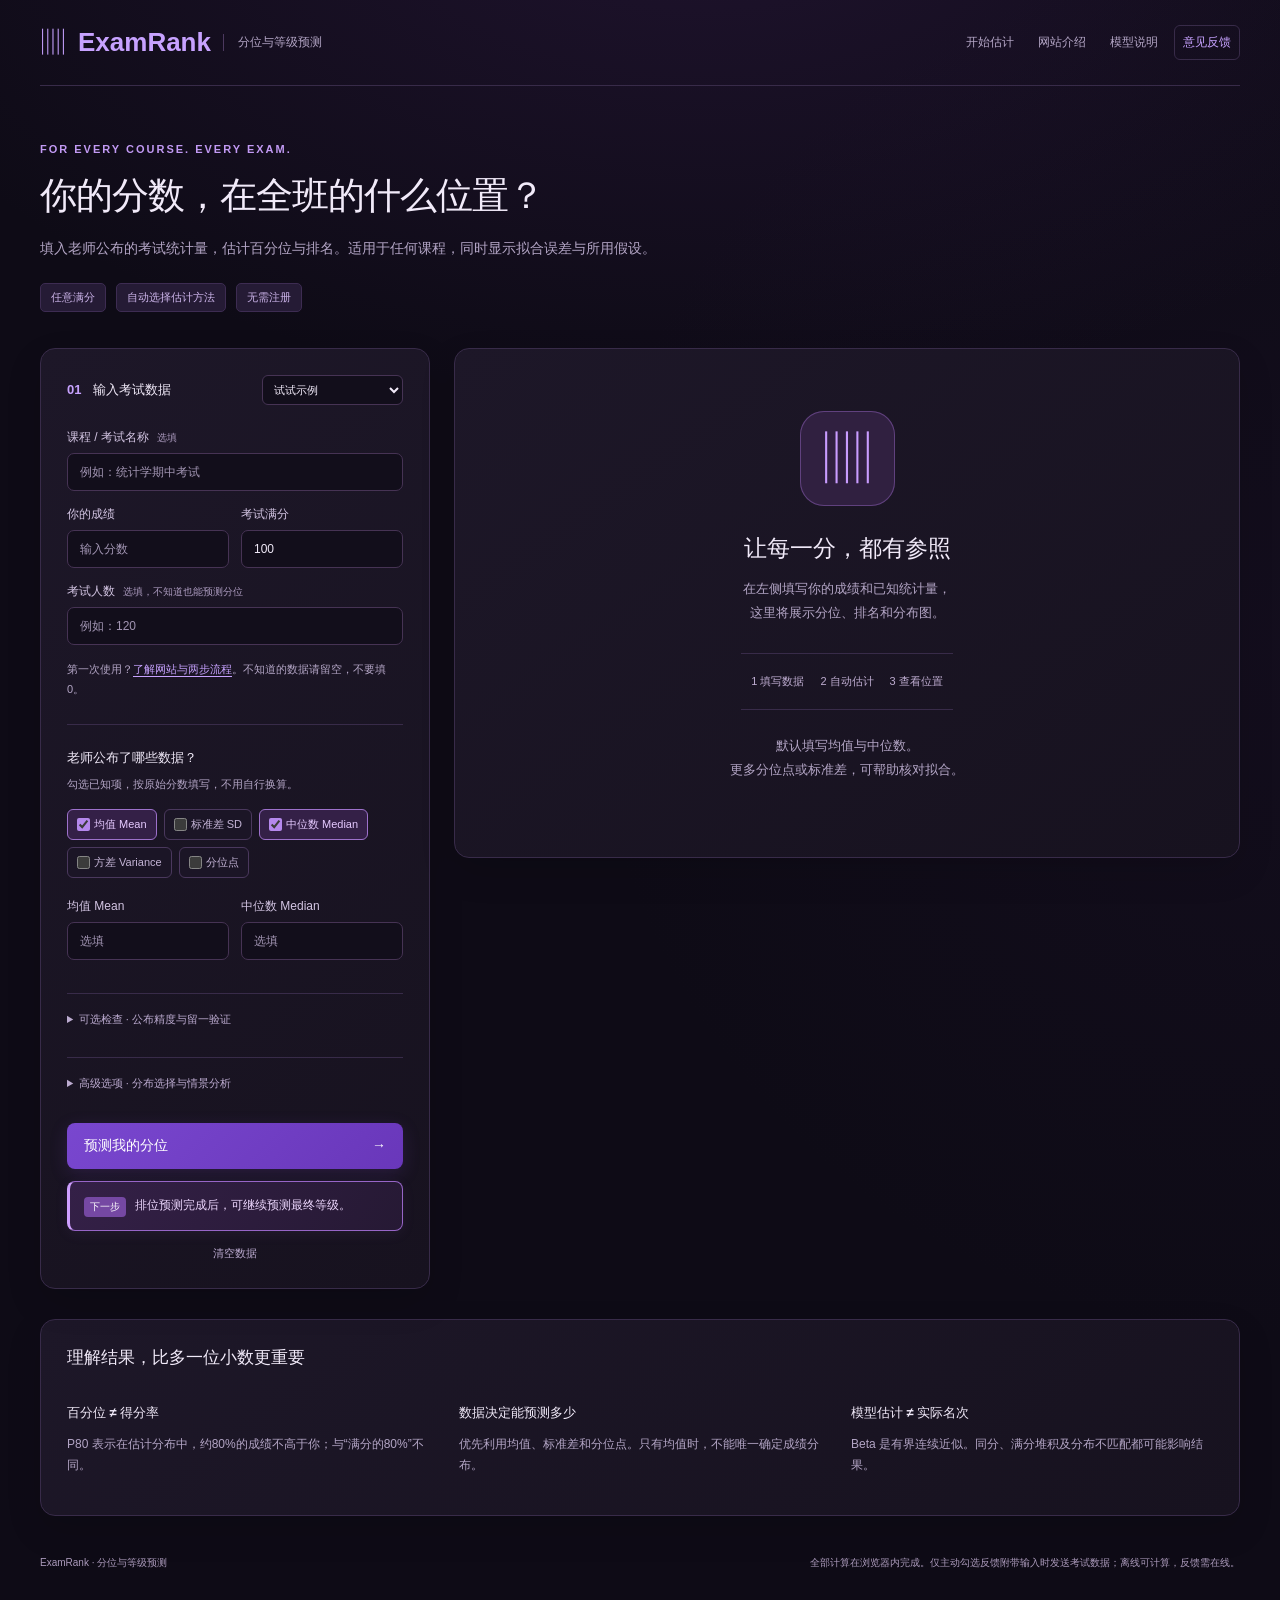
<file: index.html>
<!doctype html><html lang="zh-CN"><head><meta charset="utf-8"><meta name="viewport" content="width=device-width,initial-scale=1"><meta http-equiv="refresh" content="0;url=examrank.html"><title>ExamRank</title></head><body><p><a href="examrank.html">打开 ExamRank · 分位与等级预测</a></p><script>location.replace('examrank.html'+location.hash);</script></body></html>
</file>
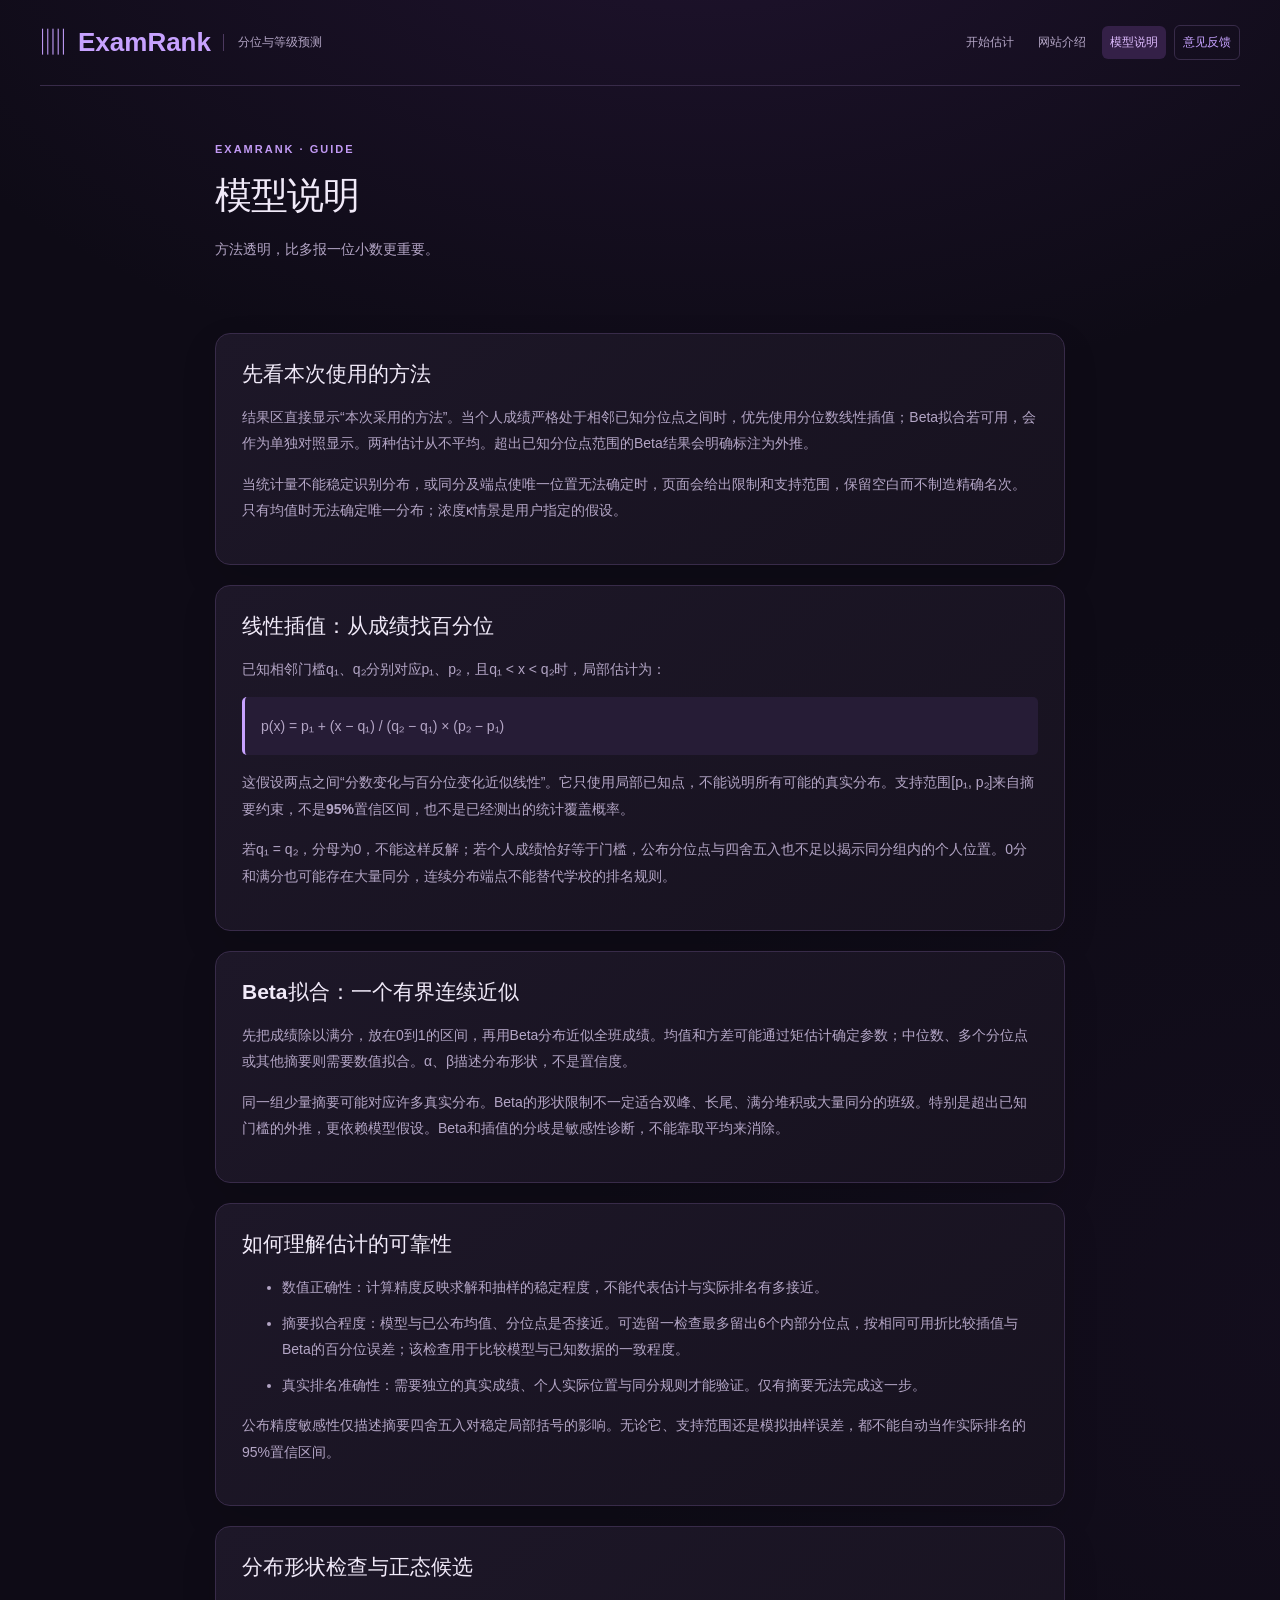
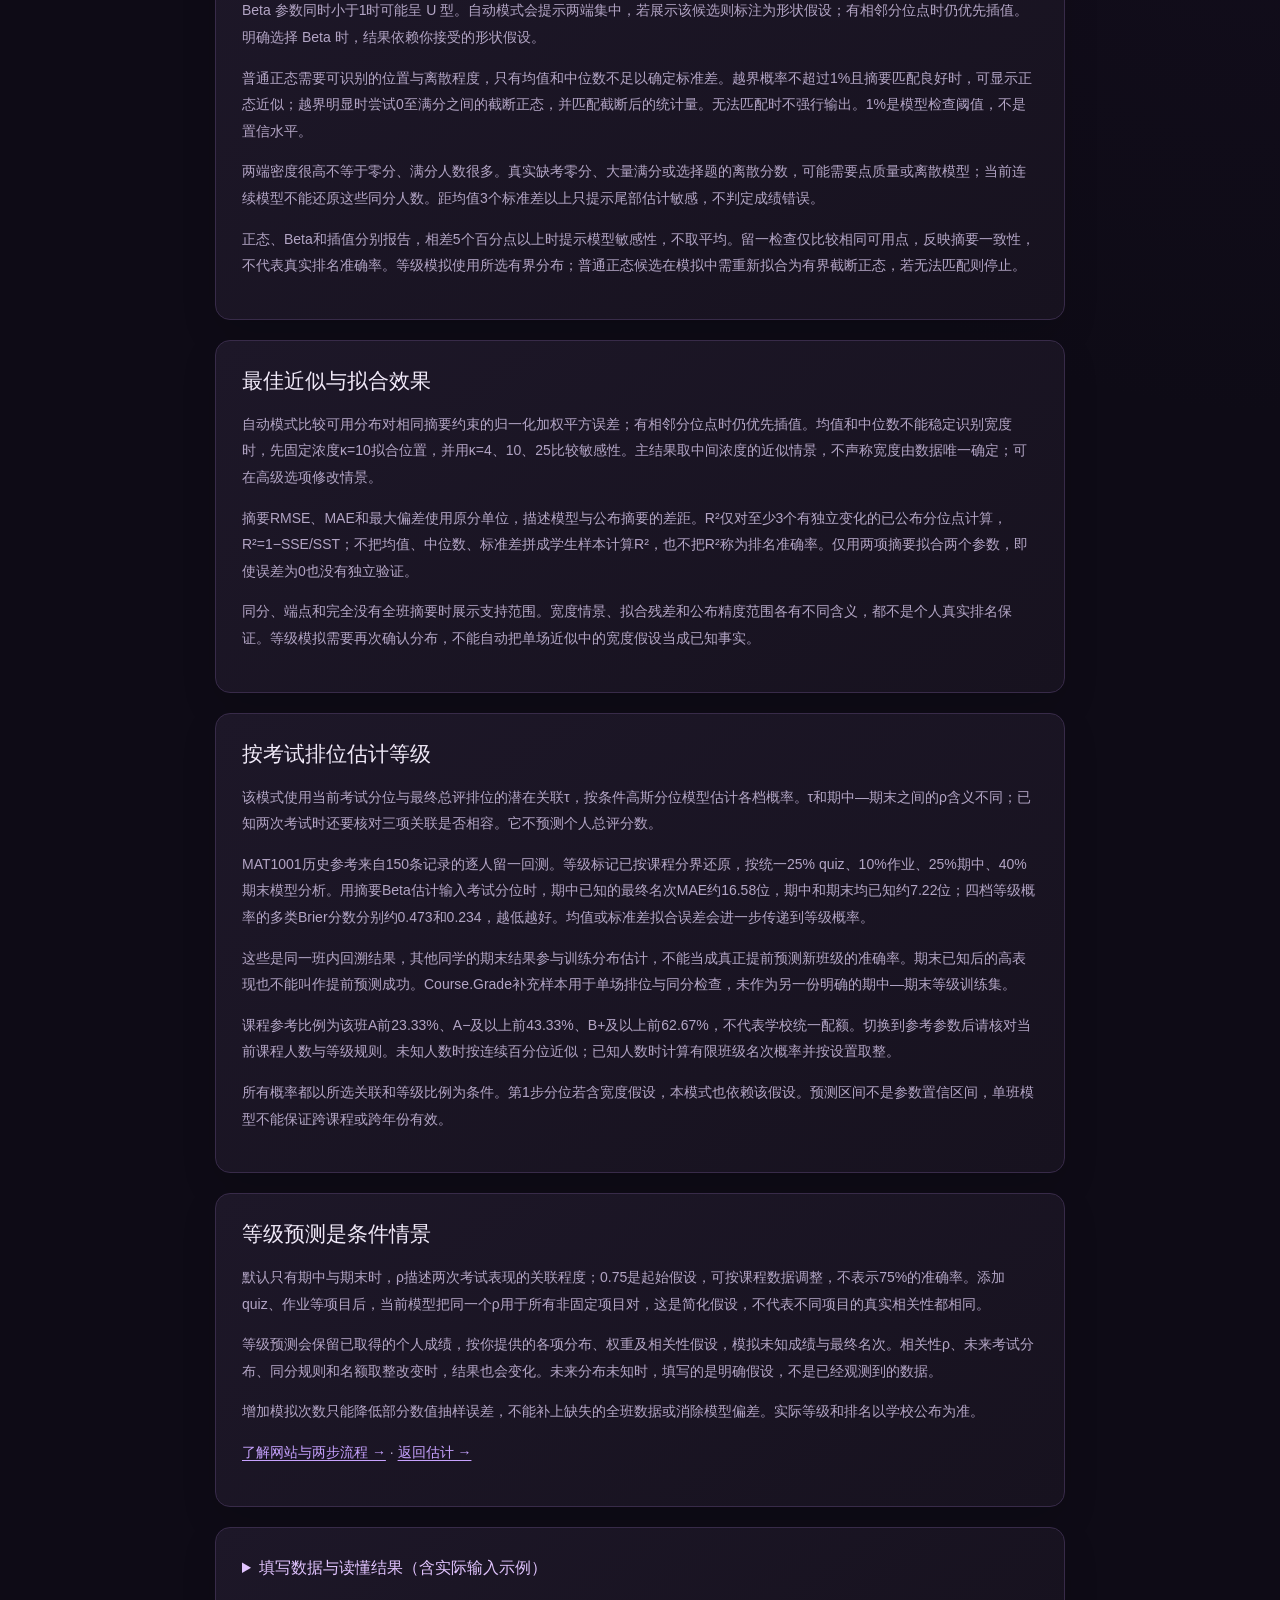
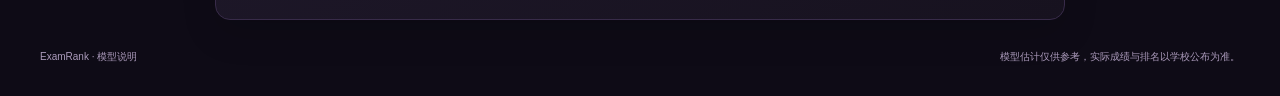
<file: model.html>
<!doctype html><html lang="zh-CN"><head><meta charset="utf-8"><meta name="viewport" content="width=device-width,initial-scale=1"><meta name="theme-color" content="#0e0b16"><title>模型说明 · ExamRank</title><link rel="stylesheet" href="./style.css"><link rel="stylesheet" href="./theme.css"><link rel="stylesheet" href="./support.css"><meta name="examrank-feedback-endpoint" content="https://dfmmhhomgbzmvpcmoubx.supabase.co/functions/v1/examrank-feedback"><meta name="examrank-feedback-public-key" content="sb_publishable_OA3cFoslfRTZBMVeC-hyXA_JLyetYll"></head><body data-compute-mode="local"><header><a class="brand" href="examrank.html">▥ <b>ExamRank</b><span>分位与等级预测</span></a><nav class="page-nav" aria-label="主导航"><a href="examrank.html">开始估计</a><a href="tutorial.html">网站介绍</a><a class="active" aria-current="page" href="model.html">模型说明</a><button type="button" data-feedback="navigation">意见反馈</button></nav></header><main class="docs-content"><section class="hero"><span class="eyebrow">EXAMRANK · GUIDE</span><h1>模型说明</h1><p>方法透明，比多报一位小数更重要。</p></section>
<section class="card"><h2>先看本次使用的方法</h2><p>结果区直接显示“本次采用的方法”。当个人成绩严格处于相邻已知分位点之间时，优先使用分位数线性插值；Beta拟合若可用，会作为单独对照显示。两种估计从不平均。超出已知分位点范围的Beta结果会明确标注为外推。</p><p>当统计量不能稳定识别分布，或同分及端点使唯一位置无法确定时，页面会给出限制和支持范围，保留空白而不制造精确名次。只有均值时无法确定唯一分布；浓度κ情景是用户指定的假设。</p></section>
<section class="card"><h2>线性插值：从成绩找百分位</h2><p>已知相邻门槛q₁、q₂分别对应p₁、p₂，且q₁ &lt; x &lt; q₂时，局部估计为：</p><p class="example">p(x) = p₁ + (x − q₁) / (q₂ − q₁) × (p₂ − p₁)</p><p>这假设两点之间“分数变化与百分位变化近似线性”。它只使用局部已知点，不能说明所有可能的真实分布。支持范围[p₁, p₂]来自摘要约束，<b>不是95%置信区间</b>，也不是已经测出的统计覆盖概率。</p><p>若q₁ = q₂，分母为0，不能这样反解；若个人成绩恰好等于门槛，公布分位点与四舍五入也不足以揭示同分组内的个人位置。0分和满分也可能存在大量同分，连续分布端点不能替代学校的排名规则。</p></section>

<section class="card"><h2>Beta拟合：一个有界连续近似</h2><p>先把成绩除以满分，放在0到1的区间，再用Beta分布近似全班成绩。均值和方差可能通过矩估计确定参数；中位数、多个分位点或其他摘要则需要数值拟合。α、β描述分布形状，不是置信度。</p><p>同一组少量摘要可能对应许多真实分布。Beta的形状限制不一定适合双峰、长尾、满分堆积或大量同分的班级。特别是超出已知门槛的外推，更依赖模型假设。Beta和插值的分歧是敏感性诊断，不能靠取平均来消除。</p></section>
<section class="card"><h2>如何理解估计的可靠性</h2><ul><li><b>数值正确性</b>：计算精度反映求解和抽样的稳定程度，不能代表估计与实际排名有多接近。</li><li><b>摘要拟合程度</b>：模型与已公布均值、分位点是否接近。可选留一检查最多留出6个内部分位点，按相同可用折比较插值与Beta的百分位误差；该检查用于比较模型与已知数据的一致程度。</li><li><b>真实排名准确性</b>：需要独立的真实成绩、个人实际位置与同分规则才能验证。仅有摘要无法完成这一步。</li></ul><p>公布精度敏感性仅描述摘要四舍五入对稳定局部括号的影响。无论它、支持范围还是模拟抽样误差，都不能自动当作实际排名的95%置信区间。</p></section>
<section class="card"><h2>分布形状检查与正态候选</h2><p>Beta 参数同时小于1时可能呈 U 型。自动模式会提示两端集中，若展示该候选则标注为形状假设；有相邻分位点时仍优先插值。明确选择 Beta 时，结果依赖你接受的形状假设。</p><p>普通正态需要可识别的位置与离散程度，只有均值和中位数不足以确定标准差。越界概率不超过1%且摘要匹配良好时，可显示正态近似；越界明显时尝试0至满分之间的截断正态，并匹配截断后的统计量。无法匹配时不强行输出。1%是模型检查阈值，不是置信水平。</p><p>两端密度很高不等于零分、满分人数很多。真实缺考零分、大量满分或选择题的离散分数，可能需要点质量或离散模型；当前连续模型不能还原这些同分人数。距均值3个标准差以上只提示尾部估计敏感，不判定成绩错误。</p><p>正态、Beta和插值分别报告，相差5个百分点以上时提示模型敏感性，不取平均。留一检查仅比较相同可用点，反映摘要一致性，不代表真实排名准确率。等级模拟使用所选有界分布；普通正态候选在模拟中需重新拟合为有界截断正态，若无法匹配则停止。</p></section>
<section class="card"><h2>最佳近似与拟合效果</h2><p>自动模式比较可用分布对相同摘要约束的归一化加权平方误差；有相邻分位点时仍优先插值。均值和中位数不能稳定识别宽度时，先固定浓度κ=10拟合位置，并用κ=4、10、25比较敏感性。主结果取中间浓度的近似情景，不声称宽度由数据唯一确定；可在高级选项修改情景。</p><p>摘要RMSE、MAE和最大偏差使用原分单位，描述模型与公布摘要的差距。R²仅对至少3个有独立变化的已公布分位点计算，R²=1−SSE/SST；不把均值、中位数、标准差拼成学生样本计算R²，也不把R²称为排名准确率。仅用两项摘要拟合两个参数，即使误差为0也没有独立验证。</p><p>同分、端点和完全没有全班摘要时展示支持范围。宽度情景、拟合残差和公布精度范围各有不同含义，都不是个人真实排名保证。等级模拟需要再次确认分布，不能自动把单场近似中的宽度假设当成已知事实。</p></section><section class="card"><h2>按考试排位估计等级</h2><p>该模式使用当前考试分位与最终总评排位的潜在关联τ，按条件高斯分位模型估计各档概率。τ和期中—期末之间的ρ含义不同；已知两次考试时还要核对三项关联是否相容。它不预测个人总评分数。</p><p>MAT1001历史参考来自150条记录的逐人留一回测。等级标记已按课程分界还原，按统一25% quiz、10%作业、25%期中、40%期末模型分析。用摘要Beta估计输入考试分位时，期中已知的最终名次MAE约16.58位，期中和期末均已知约7.22位；四档等级概率的多类Brier分数分别约0.473和0.234，越低越好。均值或标准差拟合误差会进一步传递到等级概率。</p><p>这些是同一班内回溯结果，其他同学的期末结果参与训练分布估计，不能当成真正提前预测新班级的准确率。期末已知后的高表现也不能叫作提前预测成功。Course.Grade补充样本用于单场排位与同分检查，未作为另一份明确的期中—期末等级训练集。</p><p>课程参考比例为该班A前23.33%、A−及以上前43.33%、B+及以上前62.67%，不代表学校统一配额。切换到参考参数后请核对当前课程人数与等级规则。未知人数时按连续百分位近似；已知人数时计算有限班级名次概率并按设置取整。</p><p>所有概率都以所选关联和等级比例为条件。第1步分位若含宽度假设，本模式也依赖该假设。预测区间不是参数置信区间，单班模型不能保证跨课程或跨年份有效。</p></section><section class="card"><h2>等级预测是条件情景</h2><p>默认只有期中与期末时，ρ描述两次考试表现的关联程度；0.75是起始假设，可按课程数据调整，不表示75%的准确率。添加quiz、作业等项目后，当前模型把同一个ρ用于所有非固定项目对，这是简化假设，不代表不同项目的真实相关性都相同。</p><p>等级预测会保留已取得的个人成绩，按你提供的各项分布、权重及相关性假设，模拟未知成绩与最终名次。相关性ρ、未来考试分布、同分规则和名额取整改变时，结果也会变化。未来分布未知时，填写的是明确假设，不是已经观测到的数据。</p><p>增加模拟次数只能降低部分数值抽样误差，不能补上缺失的全班数据或消除模型偏差。实际等级和排名以学校公布为准。</p><p><a href="tutorial.html">了解网站与两步流程 →</a> · <a href="examrank.html">返回估计 →</a></p></section>
<details class="card model-input-guide"><summary>填写数据与读懂结果（含实际输入示例）</summary>
<section class="card"><h2>1 · 先填自己的考试信息</h2><p>“你的成绩”填实际取得的分数；“考试满分”填这次考试的满分，不一定是100。“考试人数”可不填：仍可估计百分位，但不显示期望名次。课程名称也可留空。</p><p class="example">例如：你考了86分，满分100，全班341人。依次填86、100、341。如果不知道人数，就把人数栏留空。</p><p>未知的数据请留空，并取消对应的勾选。不要把“不知道”填成0；0是一个真实数值，会改变模型。没有全班统计信息时，仅凭个人分数和满分无法确定位置。</p></section>
<section class="card"><h2>2 · 认出老师公布的统计量</h2><ul><li><b>Mean / 均值</b>：所有成绩加起来，再除以人数。若老师写Mean = 72，就在均值栏填72。</li><li><b>Median / 中位数</b>：成绩从低到高排列时的中间位置，也称P50。它可能与均值不同。</li><li><b>SD / 标准差</b>：描述成绩分散程度，和分数使用同一单位。老师写SD = 10，就在标准差栏填10。</li><li><b>Variance / 方差</b>：标准差的平方。例如SD = 10时，方差是100；不要把100填进SD栏。如果老师只给方差，就勾选“方差”。</li></ul><p>按老师公布的原始分数填写，不用先除以满分。均值、标准差和分位点属于同一次考试，不能把不同考试的数据混用。</p></section>
<section class="card"><h2>3 · P20、P80应当怎样填？</h2><p>P20是“约20%的成绩不高于这个分数”的分数门槛。P80则对应约80%。它们是<b>分位水平对应的成绩</b>，不是你的得分率。</p><p class="example">若老师写P20 = 65、P80 = 90：勾选“分位点”，第一行左边填20，右边填65；第二行左边填80，右边填90。左栏填80，不要填0.8。这里只是示范，不要当作你的班级数据。</p><p>每行需要一对“水平＋分数”。有更多已知分位点就添加一行；完全未知的行保持两格都空，或删除。相同成绩出现在多个分位点时请如实填写，模型会提示同分的影响。</p></section>
<section class="card"><h2>4 · 读懂结果里的四个数</h2><ul><li><b>得分率</b> = 个人成绩 ÷ 满分。86/100的得分率是86%，它只描述卷面分数。</li><li><b>百分位p</b>：估计有多少比例的成绩不高于你。p = 0.8显示为P80。</li><li><b>前百分比</b>约为100 × (1 − p)%。P80约为前20%，不是前80%。</li><li><b>期望名次</b> = 1 + (n − 1) × (1 − p)。这是连续模型下的统计期望，可以带小数；不是学校公布的实际第几名。</li></ul><p class="example"><b>80分不等于P80。</b>一张很容易的卷子，80分也许低于中位数；一张很难的卷子，80分也许很靠前。要知道位置，还需要全班的统计信息。</p><p>真实同分人数和排名规则未知时，恰好等于已公布门槛、0分或满分不一定有唯一可识别的个人名次。此时页面会保留范围与说明，不凭空给出唯一位置。</p></section>
<section class="card"><h2>5 · 一个完整的局部插值例子</h2><p>下面是教学用假想数据：你的分数86/100；P60 = 85.5，P80 = 90；人数341。在“分位点”填入这两行。</p><p class="example">86在85.5到90之间走了(86 − 85.5)/(90 − 85.5) = 1/9。<br>估计p = 0.60 + (1/9) × (0.80 − 0.60) ≈ 0.6222，即P62.22。<br>约前37.78%；若n = 341，期望名次约为1 + 340 × 0.3778 ≈ 129.44。</p><p>已知两点支持的范围是P60–P80，<b>不是95%置信区间</b>。中间采用线性变化是假设；Beta对照有时会不同，两者不会平均成一个结果。</p></section>

<section class="card"><h2>6 · 可选检查与等级预测</h2><p>公布精度：老师的统计量保留1位小数时，可填步长0.1；四舍五入到整数时可填1。不知道就留空。只在局部括号稳定时给出可证明的四舍五入影响范围。</p><p>留一检查：暂时隐藏一个已知分位点，用其余摘要估计该点的位置，再和公布水平比较。它检查摘要之间的一致性，不是对真实排名的验证。</p><p>期末还没考、全班统计量未知时，请先补充你明确设定的均值和标准差，或主动点击“暂按第1步考试分布做假设”。该选项按两次考试满分换算得分率分布；不是期末真实统计，也不保证未来难度相同。切回输入统计量后会恢复你原来填写的数据。</p><p>单场得到可用百分位后，排位结果下方才会显示等级预测。补充其他考核的权重、全班分布和明确假设；已知个人成绩保持固定。未知的未来考试分布与相关性ρ会影响结果，所有等级概率都是条件情景。</p></section>
</details></main><footer>ExamRank · 模型说明<span>模型估计仅供参考，实际成绩与排名以学校公布为准。</span></footer><script src="./tutorial.js" defer></script><script src="./meteors.js" defer></script><script src="./support.js" defer></script></body></html>
</file>
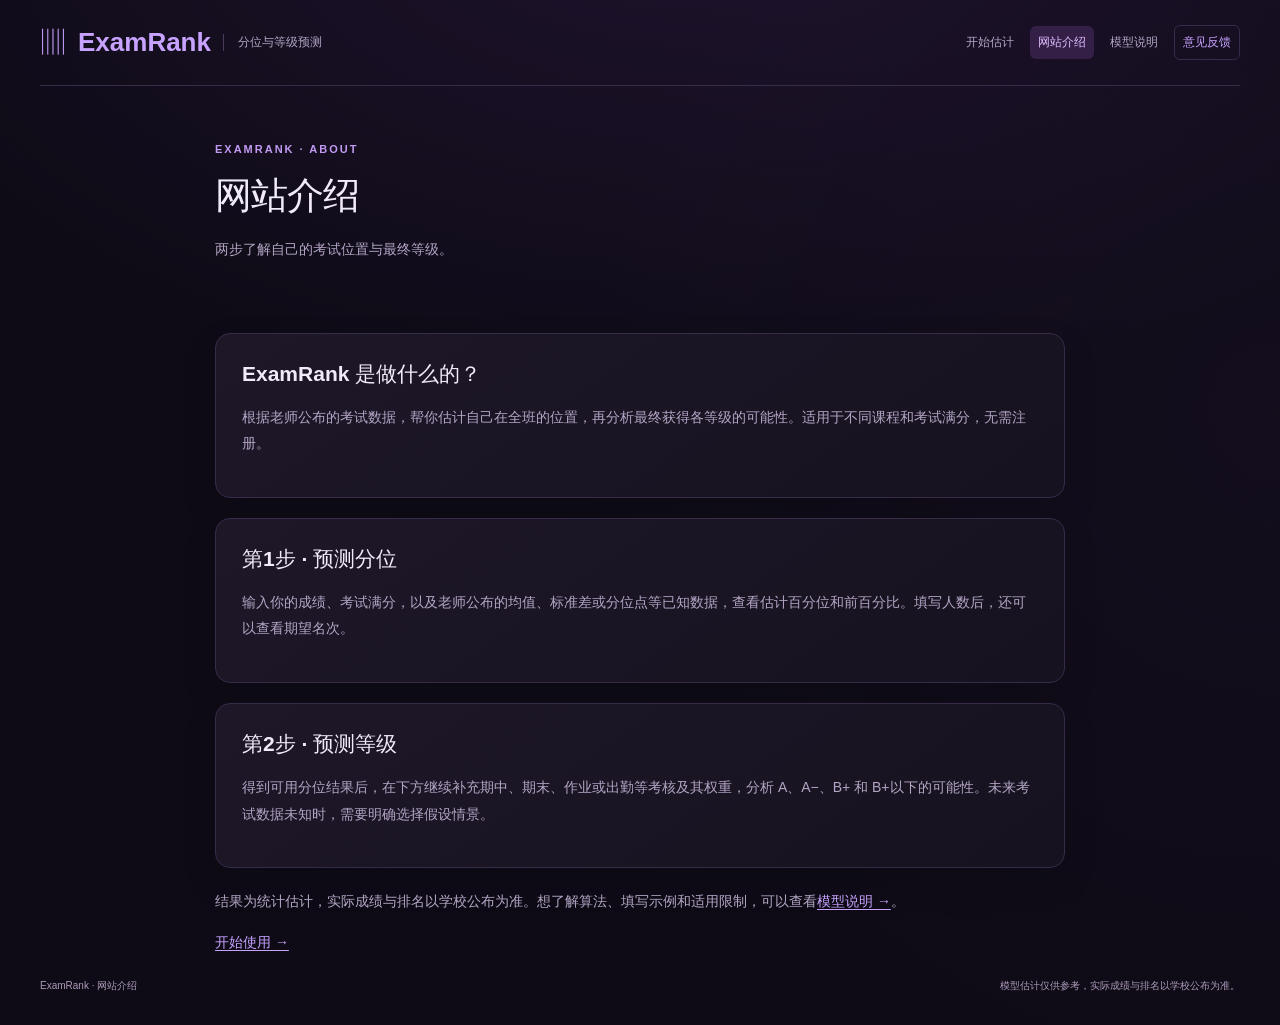
<file: tutorial.html>
<!doctype html><html lang="zh-CN"><head><meta charset="utf-8"><meta name="viewport" content="width=device-width,initial-scale=1"><meta name="theme-color" content="#0e0b16"><title>网站介绍 · ExamRank</title><link rel="stylesheet" href="./style.css"><link rel="stylesheet" href="./theme.css"><link rel="stylesheet" href="./support.css"><meta name="examrank-feedback-endpoint" content="https://dfmmhhomgbzmvpcmoubx.supabase.co/functions/v1/examrank-feedback"><meta name="examrank-feedback-public-key" content="sb_publishable_OA3cFoslfRTZBMVeC-hyXA_JLyetYll"></head><body data-compute-mode="local"><header><a class="brand" href="examrank.html">▥ <b>ExamRank</b><span>分位与等级预测</span></a><nav class="page-nav" aria-label="主导航"><a href="examrank.html">开始估计</a><a class="active" aria-current="page" href="tutorial.html">网站介绍</a><a href="model.html">模型说明</a><button type="button" data-feedback="navigation">意见反馈</button></nav></header><main class="docs-content"><section class="hero"><span class="eyebrow">EXAMRANK · ABOUT</span><h1>网站介绍</h1><p>两步了解自己的考试位置与最终等级。</p></section>
<section class="card"><h2>ExamRank 是做什么的？</h2><p>根据老师公布的考试数据，帮你估计自己在全班的位置，再分析最终获得各等级的可能性。适用于不同课程和考试满分，无需注册。</p></section>
<section class="card"><h2>第1步 · 预测分位</h2><p>输入你的成绩、考试满分，以及老师公布的均值、标准差或分位点等已知数据，查看估计百分位和前百分比。填写人数后，还可以查看期望名次。</p></section>
<section class="card"><h2>第2步 · 预测等级</h2><p>得到可用分位结果后，在下方继续补充期中、期末、作业或出勤等考核及其权重，分析 A、A−、B+ 和 B+以下的可能性。未来考试数据未知时，需要明确选择假设情景。</p></section>
<p>结果为统计估计，实际成绩与排名以学校公布为准。想了解算法、填写示例和适用限制，可以查看<a href="model.html">模型说明 →</a>。</p><p><a href="examrank.html">开始使用 →</a></p>
</main><footer>ExamRank · 网站介绍<span>模型估计仅供参考，实际成绩与排名以学校公布为准。</span></footer><script src="./tutorial.js" defer></script><script src="./meteors.js" defer></script><script src="./support.js" defer></script></body></html>
</file>
<file: style.css>
:root{font-family:Inter,-apple-system,BlinkMacSystemFont,"Segoe UI","Microsoft YaHei",sans-serif;color:#18283f;background:#f5f7fb;font-synthesis:none;font-size:14px}*{box-sizing:border-box}body{margin:0}a{color:inherit;text-decoration:none}header,main,footer{max-width:1200px;margin:auto}header{height:86px;display:flex;align-items:center;justify-content:space-between;border-bottom:1px solid #e2e7ef}.brand{display:flex;align-items:center;gap:12px;color:#245bd8;font-size:26px}.brand span{font-size:12px;color:#758096;border-left:1px solid #d4dae6;padding-left:14px}.hero{padding:54px 0 36px}.eyebrow{font-size:11px;letter-spacing:2px;color:#245bd8;font-weight:700}h1{font-size:37px;letter-spacing:-1px;margin:15px 0}p{color:#758096;line-height:1.8}.tags{display:flex;gap:10px;margin-top:22px}.tags span{background:#eaf0fc;color:#51698e;border-radius:5px;padding:6px 10px;font-size:11px}.workspace{display:grid;grid-template-columns:390px minmax(0,1fr);gap:24px;align-items:start}.card{background:white;border:1px solid #e1e7f0;border-radius:15px;padding:26px;box-shadow:0 4px 18px #18283f03}.section-title{display:flex;justify-content:space-between;align-items:center;margin-bottom:24px}h2{font-size:17px;margin:0}h2 span{margin-left:8px;color:#18283f}.section-title h2{color:#245bd8;font-size:13px}h3{font-size:13px;margin:15px 0 7px}select{font:inherit;font-size:11px;color:#687891;background:#f8fafc;border:1px solid #e1e7f0;border-radius:6px;padding:7px;max-width:145px}label{display:block;font-size:12px;color:#445570;margin-bottom:15px}label small{color:#929cab;font-size:10px;margin-left:5px}input{width:100%;border:1px solid #dce3ee;border-radius:7px;background:#fbfcfe;padding:11px 12px;margin-top:7px;font:inherit;color:#18283f;outline:none;transition:border-color .15s}input:focus{border-color:#245bd8;box-shadow:0 0 0 3px #245bd815}input::placeholder{color:#a4adbc}.grid{display:grid;grid-template-columns:1fr 1fr;gap:12px}.grid label{min-width:0}hr{border:0;border-top:1px solid #edf0f5;margin:24px 0}.hint{font-size:11px;line-height:1.8;margin:8px 0 14px}.toggles{display:flex;flex-wrap:wrap;gap:7px;margin:14px 0 20px}.toggles label{margin:0;font-size:11px;border:1px solid #e0e6ee;border-radius:6px;padding:7px 9px;cursor:pointer;user-select:none}.toggles label:has(input:checked){background:#edf3ff;border-color:#aec7ff;color:#245bd8}.toggles input{width:auto;margin:0 4px 0 0;accent-color:#245bd8;vertical-align:middle}.quantile-row{display:grid;grid-template-columns:1fr 1fr 26px;gap:8px;align-items:center;margin:5px 0}.quantile-row input{min-width:0}.quantile-row button{border:0;background:transparent;color:#8a97ab;font-size:20px;cursor:pointer}.text-button{border:0;color:#245bd8;background:none;padding:12px 0;cursor:pointer}details{border-top:1px solid #edf0f5;margin-top:18px;padding-top:18px;font-size:11px}summary{cursor:pointer;color:#687891;margin-bottom:12px}.check{display:flex;align-items:center;gap:8px}.check input{width:auto;margin:0}.primary{width:100%;padding:14px 17px;background:#245bd8;border:0;border-radius:8px;color:white;font:inherit;font-weight:600;margin-top:20px;cursor:pointer;display:flex;justify-content:space-between;box-shadow:0 4px 9px #245bd820}.primary:hover{background:#184bc1}.primary:disabled{opacity:.6;cursor:wait}.clear{display:block;background:none;border:0;color:#8491a6;margin:14px auto 0;font-size:11px;cursor:pointer}.error{background:#fff1f0;color:#b33d38;padding:10px;border-radius:6px;font-size:12px}.empty{min-height:510px;display:flex;flex-direction:column;align-items:center;justify-content:center;text-align:center}.empty-symbol{font-size:52px;color:#245bd8;background:#edf3ff;width:95px;height:95px;display:grid;place-items:center;border-radius:24px;margin-bottom:27px}.empty h2{font-size:23px}.empty p{font-size:13px}.steps{display:flex;gap:16px;border-top:1px solid #edf0f5;border-bottom:1px solid #edf0f5;padding:20px 10px;margin:16px 0;color:#6d80a0;font-size:11px}.result-title{display:flex;justify-content:space-between;gap:10px;align-items:center}.badge{background:#eaf5f0;color:#31836c;font-size:10px;border-radius:20px;padding:6px 10px}.metrics{display:grid;grid-template-columns:repeat(3,1fr);gap:14px;margin:25px 0}.metric{border-right:1px solid #e7ecf3;padding-left:10px}.metric:last-child{border:0}.metric span{display:block;font-size:11px;color:#8290a5;margin-bottom:10px}.metric strong{font-size:30px;font-weight:650;letter-spacing:-1px}.metric:first-child strong{color:#245bd8}.metric small{display:block;font-size:10px;color:#929caf;margin-top:7px}.chart-box{margin:20px 0 4px;background:#f8faff;border:1px solid #e7edf8;border-radius:10px;padding:15px}.chart-box canvas{display:block;width:100%;height:240px}.chart-title{display:flex;justify-content:space-between;align-items:center;font-size:12px}.chart-title select{font-size:10px}.legend{display:flex;gap:18px;font-size:10px;color:#758096;margin:12px 0}.legend span:first-child{color:#245bd8}.method-note{background:#f7f9fc;border-radius:8px;padding:12px 14px;font-size:11px;color:#6d7c94;line-height:1.8}.diagnostics{margin-top:18px}.notice{border-left:3px solid #e8b85e;padding:7px 12px;background:#fffaf0;margin:8px 0;font-size:11px;line-height:1.8;color:#876d3b}.notice.info{border-color:#a8bfeb;background:#f6f9ff;color:#637b9e}.result-actions{display:flex;justify-content:flex-end;margin-top:15px}.result-actions button{background:white;border:1px solid #dce3ee;border-radius:6px;color:#536a8b;padding:8px 12px;cursor:pointer}.fit-table{width:100%;border-collapse:collapse;font-size:11px;margin-top:15px}.fit-table th,.fit-table td{padding:10px 7px;text-align:right;border-bottom:1px solid #edf0f5}.fit-table th:first-child,.fit-table td:first-child{text-align:left}.fit-table th{color:#8390a4;font-weight:500}.about{margin:30px 0}.about h2{margin-bottom:20px}.about-grid{display:grid;grid-template-columns:repeat(3,1fr);gap:30px}.about p{font-size:12px}.about h3{font-size:13px}footer{padding:10px 0 32px;font-size:10px;color:#8a97aa;display:flex;justify-content:space-between}.scenario{display:flex;justify-content:space-between;padding:12px;border-bottom:1px solid #edf0f5;font-size:12px}[hidden]{display:none!important}@media(max-width:1240px){header,main,footer{margin-left:28px;margin-right:28px}}@media(max-width:800px){.workspace{grid-template-columns:1fr}.hero{padding-top:35px}h1{font-size:28px}.about-grid{grid-template-columns:1fr;gap:8px}.empty{min-height:350px}.brand span{display:none}.card{padding:22px}.metrics{gap:5px}.metric strong{font-size:25px}footer{display:block;line-height:2}footer span{display:block}}@media(max-width:420px){header,main,footer{margin-left:16px;margin-right:16px}h1{font-size:24px}.tags{gap:5px}.tags span{font-size:10px;padding:5px 7px}.steps{gap:9px}.card{padding:18px}.metric strong{font-size:23px}}

.fit-quality-panel{margin:20px 0;padding:20px;border:1px solid var(--border,#665078);border-radius:14px}.fit-quality-panel h3{margin:0 0 12px}.fit-quality-grid{display:grid;grid-template-columns:repeat(2,minmax(0,1fr));gap:16px}.fit-quality-grid span{display:block;font-size:13px;opacity:.8}.fit-quality-grid strong{display:block;font-size:22px;margin-top:4px}.fit-quality-grid small{font-size:12px;font-weight:400}.fit-assumption{padding:12px;border-left:3px solid #c69ee8;background:#a87adc12}.fit-quality-panel .hint{line-height:1.7}@media(max-width:480px){.fit-quality-panel{padding:14px}.fit-quality-grid strong{font-size:18px}}
</file>
<file: theme.css>
:root{
 color-scheme:dark;
 --page:#0e0b16;--surface:#1a1423;--surface-raised:#21192d;--input:#120e1b;
 --text:#f1eaf9;--muted:#b3a5c5;--border:#382b49;--accent:#c7a2ff;
 --chart-grid:#382b49;--chart-label:#b8a6cf;--chart-line:#c49aff;
 --chart-fill:#a574e834;--chart-mark:#e3b981;--chart-mark-label:#edc994;
 --chart-cohort:#705c87;--chart-student:#d6b4ff;
 background:var(--page);color:var(--text);
}
body{min-height:100vh;background:radial-gradient(ellipse 900px 520px at 55% -120px,#4b276b48,transparent),radial-gradient(ellipse 700px 700px at 100% 40%,#2d1a4029,transparent),var(--page);color:var(--text)}
::selection{background:#8c5bc9;color:#fff}
header{border-color:var(--border)}
.brand{color:var(--accent)}
.brand span{color:var(--muted);border-color:#4c395f}
.eyebrow{color:#c29af4}
h1,h2,h3,h2 span{color:var(--text)}
p,.hint{color:var(--muted)}
.tags span{background:#251b35;color:#cdb5eb;border:1px solid #3d2c52}
.card{background:linear-gradient(145deg,#1d1728,#17121f);background-color:var(--surface);border-color:var(--border);box-shadow:0 14px 35px #00000020}
.section-title h2{color:var(--accent)}
label{color:#d3c5e3}
label small{color:#ac9bbf}
input,select,.assessment textarea,.assessment-head input{background:var(--input);color:var(--text);border-color:#463354}
input::placeholder,textarea::placeholder{color:#a295b3;opacity:1}
input:focus,select:focus-visible,textarea:focus{outline:none;border-color:#b58ae8;box-shadow:0 0 0 3px #b58ae820}
option{background:var(--surface);color:var(--text)}
input[type="checkbox"],input[type="range"],.rho-control input,.toggles input{accent-color:#b588ed}
input:disabled{background:#211b2a;color:#a595b7;border-color:#35283f}
hr,details,.fit-table th,.fit-table td,.steps,.scenario{border-color:var(--border)}
.toggles label{border-color:#4a385d;color:#c4b4d6;background:#1b1526}
.toggles label:has(input:checked){background:#342047;border-color:#9d71cb;color:#e5c9ff}
summary,.clear,.quantile-row button{color:#bcabd0}
.text-button,.step-back{color:var(--accent)}
.primary,.next-step a{background:linear-gradient(135deg,#7947cf,#6937ba);color:#fff;box-shadow:0 5px 18px #7746be30}
.primary:hover,.next-step a:hover{background:linear-gradient(135deg,#8956db,#7946c9)}
.primary:disabled{opacity:.6}
.primary:focus-visible,.next-step a:focus-visible,.step-back:focus-visible{outline:2px solid #dec2ff;outline-offset:4px}
.error{background:#421b13;color:#ffe8d9;border:1px solid #ff8a65;border-left:4px solid #ff8a65;padding:13px 15px;font-size:13px;line-height:1.8}
.error.input-warning{background:#35270e;color:#ffe5ac;border-color:#efbd59}
.empty-symbol{background:#302040;color:#c99cff;box-shadow:inset 0 0 0 1px #60417e}
.steps{color:#bfadd1}
.badge,.weight-ok{background:#1c3029;color:#a0dfbf}
.weight-error{background:#421b13;color:#ffe8d9;border:1px solid #ff8a65}
.metric{border-color:var(--border)}
.metric span,.metric small,.grade-prob small,.grade-section-note{color:var(--muted)}
.metric:first-child strong{color:var(--accent)}
.chart-box{background:#130f1c;border-color:#372a48}
.legend{color:var(--muted)}
.legend span:first-child{color:#c79eff}
.method-note{background:#251c32;color:#ccb9e0}
.notice{background:#2c231c;border-color:#b3935c;color:#e4c796}
.notice.info{background:#261c36;border-color:#a276d1;color:#cfb8e7}
.result-actions button{background:#261c34;border-color:#604677;color:#ddc6f5}
.result-actions button:hover{background:#342447}
.fit-table th{color:#bba7d0}
.assessment{background:#17121f;border-color:#3b2c4c}
.remove-assessment{color:#ddb3cf}
.add-assessment{background:#241a32;border-color:#8763a9;color:#d9b8ff}
.add-assessment:hover{background:#30213f}
.rho-control span{color:var(--muted)}
.progress-track{background:#382a48}
.progress-track div{background:#b487ed}
.grade-prob{background:#1c1528;border-color:#40304f}
.grade-prob:first-child{background:linear-gradient(145deg,#362047,#25182f);border-color:#9465bf}
.grade-prob strong{color:#d2acff}
.grade-prob:last-child strong{color:#bdaccf}
.prob-stack span:nth-child(1){background:#b285f1}
.prob-stack span:nth-child(2){background:#8663b5}
.prob-stack span:nth-child(3){background:#5d467f}
.prob-stack span:nth-child(4){background:#3b2e4d}
.grade-summary{background:#271c36;color:#c5b2da}
.grade-summary b{color:#ddbdff}
.next-step{background:#291c39;border-color:#885bab}
.next-step p{color:#e0c7f8}
#grade-step{border-color:var(--border)}
#grade-step-hint{display:flex;align-items:flex-start;gap:9px;margin:12px 0 0;padding:13px 14px;background:linear-gradient(120deg,#342047,#261934);border:1px solid #9765c7;border-left:3px solid #ce9fff;border-radius:8px;color:#eed8ff;font-size:12px;font-weight:600;line-height:1.8;box-shadow:0 3px 14px #9a63cc14}
#grade-step-hint:before{content:'下一步';flex-shrink:0;margin-top:2px;padding:1px 6px;border-radius:4px;background:#7548a3;color:#fff;font-size:10px;line-height:1.8}
.page-nav a{color:var(--muted)}
.page-nav a.active{background:#342047;color:#dfbcff}
footer{color:#ab9abb}
/* Keep the sky behind all content and outside hit testing. */
body{isolation:isolate}
body>header,body>main,body>footer{position:relative;z-index:1}
.meteor-field{position:fixed;inset:0;z-index:0;overflow:hidden;pointer-events:none;user-select:none;contain:strict;--meteor-dx:-52vh;--meteor-dy:41vh}
.meteor-field span{position:absolute;left:var(--meteor-x);top:var(--meteor-y);width:var(--meteor-length);height:var(--meteor-width);border-radius:999px;background:linear-gradient(90deg,#f2e6ff,#c6a0f7a6 18%,#a57be840 52%,transparent);opacity:0;transform-origin:left center;animation:meteor-fall var(--meteor-duration) var(--meteor-delay) linear infinite}
.meteor-field span::before{content:'';position:absolute;left:0;top:-1px;width:3px;height:3px;border-radius:50%;background:#eadbff;box-shadow:0 0 7px 1px #c7a2ff66}
.meteor-field.is-paused span{animation-play-state:paused}
@keyframes meteor-fall{
 0%{opacity:0;transform:translate3d(0,0,0) rotate(-38deg)}
 8%,72%{opacity:var(--meteor-opacity)}
 90%,100%{opacity:0;transform:translate3d(var(--meteor-dx),var(--meteor-dy),0) rotate(-38deg)}
}
@media(max-width:800px){.meteor-field{--meteor-dx:-34vh;--meteor-dy:27vh}.meteor-field span:nth-child(n+41){display:none}.meteor-field span{width:calc(var(--meteor-length)*.65)}}
@media(prefers-reduced-motion:reduce){.meteor-field{display:none}.meteor-field span{animation:none}}
@media print{.meteor-field{display:none}}
.distribution-guidance{margin:14px 0 0;padding:14px;border:1px solid #d3a34e;border-left:3px solid #efbd59;border-radius:8px;background:#30240f}
.distribution-guidance p{color:#ffe5ac;font-size:12px;line-height:1.8;margin:0}
.distribution-guidance.reference-assumption{background:#102d30;border-color:#65c6c9}
.distribution-guidance.reference-assumption p{color:#c3f0eb}
.use-reference{display:block;margin:12px 0 0;border:1px solid #f2c76b;border-radius:6px;background:#4a3512;color:#fff0c6;padding:9px 12px;font:inherit;font-size:12px;cursor:pointer;text-align:left;white-space:normal}
.use-reference:hover{background:#624716}
.assessment.needs-distribution{border-color:#efbd59;box-shadow:0 0 0 2px #efbd5926}
input[aria-invalid=true],textarea[aria-invalid=true]{border-color:#efbd59}
.tutorial-open{overflow:hidden}
.tutorial-dialog{width:min(760px,calc(100vw - 28px));max-height:min(88dvh,920px);padding:0;border:1px solid #775995;border-radius:16px;background:#17121f;color:var(--text);box-shadow:0 30px 100px #0009;overflow:hidden}
.tutorial-dialog[open]{display:flex;flex-direction:column}
.tutorial-dialog::backdrop{background:#050309bf;backdrop-filter:blur(5px)}
.tutorial-header{display:flex;align-items:center;justify-content:space-between;gap:20px;padding:20px 24px;border-bottom:1px solid var(--border);flex-shrink:0;background:#21182d}
.tutorial-header h2{margin-top:7px;font-size:21px;color:#e2c4ff}
.tutorial-close{flex-shrink:0;padding:9px 13px;border:1px solid #795b97;border-radius:7px;background:#2c203a;color:#f1e4ff;font:inherit;cursor:pointer}
.tutorial-content{margin:0;max-width:none;overflow-y:auto;overscroll-behavior:contain;padding:0 24px 20px;min-height:0}
.tutorial-content .card{padding:19px;background:#1d1728}
.tutorial-content h2{font-size:18px}
.model-input-guide>summary{color:#e2c4ff;font-size:16px;font-weight:600;line-height:1.7}
:root:has(.tutorial-dialog[open]) .meteor-field span{animation-play-state:paused}
@media(max-width:600px){.tutorial-dialog{max-height:90dvh}.tutorial-header{padding:17px}.tutorial-content{padding:0 14px 14px}.tutorial-content .card{padding:15px}.tutorial-content h2{font-size:17px}}
</file>
<file: support.css>
/* Shared guidance and feedback keep the existing dark-purple presentation. */
.page-nav{display:flex;align-items:center;flex-wrap:wrap;gap:8px}.page-nav a,.page-nav button{font:inherit;font-size:12px;padding:8px;border-radius:6px}.page-nav button{border:1px solid var(--border);background:transparent;color:var(--accent);cursor:pointer}a:focus-visible,button:focus-visible,summary:focus-visible{outline:2px solid var(--accent);outline-offset:3px}.result-actions{gap:8px;flex-wrap:wrap}.estimate-disclaimer{font-size:12px;line-height:1.9;margin:20px 0 4px;padding:14px;border:1px solid #75598f;border-radius:8px;background:#251b32;color:#e0ccef}.method-note{margin:12px 0}.feedback-dialog{width:min(540px,calc(100vw - 28px));max-height:90vh;overflow-y:auto;border:1px solid #76558f;border-radius:15px;padding:25px;background:#1a1423;color:#f1eaf9;box-shadow:0 20px 80px #0008}.feedback-dialog::backdrop{background:#08050dcc}.feedback-dialog textarea{width:100%;resize:vertical;border:1px solid #463354;border-radius:7px;padding:12px;font:inherit;background:#120e1b;color:#f1eaf9;margin-top:7px}.feedback-dialog select{display:block;margin-top:7px;max-width:none;width:100%}.feedback-close{background:none;border:0;color:#dbc3f3;font-size:28px;cursor:pointer}.feedback-dialog .primary{margin-top:12px}.feedback-dialog #feedback-status{font-size:12px;color:#e4c796;line-height:1.8}.docs-content{max-width:850px}.docs-content .card{margin:20px 0}.docs-content h2{font-size:21px;margin-bottom:16px}.docs-content h3{font-size:16px;margin-top:24px}.docs-content p,.docs-content li{font-size:14px;line-height:1.9;color:var(--muted)}.docs-content li{margin:9px 0}.docs-content a,.inline-help a{color:var(--accent);text-decoration:underline;text-underline-offset:3px}.docs-content code{background:#2c203b;padding:2px 5px;border-radius:4px}.docs-content .example{padding:16px;border-left:3px solid var(--accent);background:#261c36;border-radius:5px}.fit-scroll{max-width:100%;overflow-x:auto}.diagnostic-sections{margin-top:18px}.tags{flex-wrap:wrap}@media(max-width:800px){header{height:auto;min-height:86px;gap:12px;padding-top:18px;padding-bottom:18px;flex-wrap:wrap}.page-nav{gap:3px}.page-nav a,.page-nav button{font-size:11px;padding:7px}.feedback-dialog{padding:20px}.docs-content h2{font-size:19px}}
</file>
